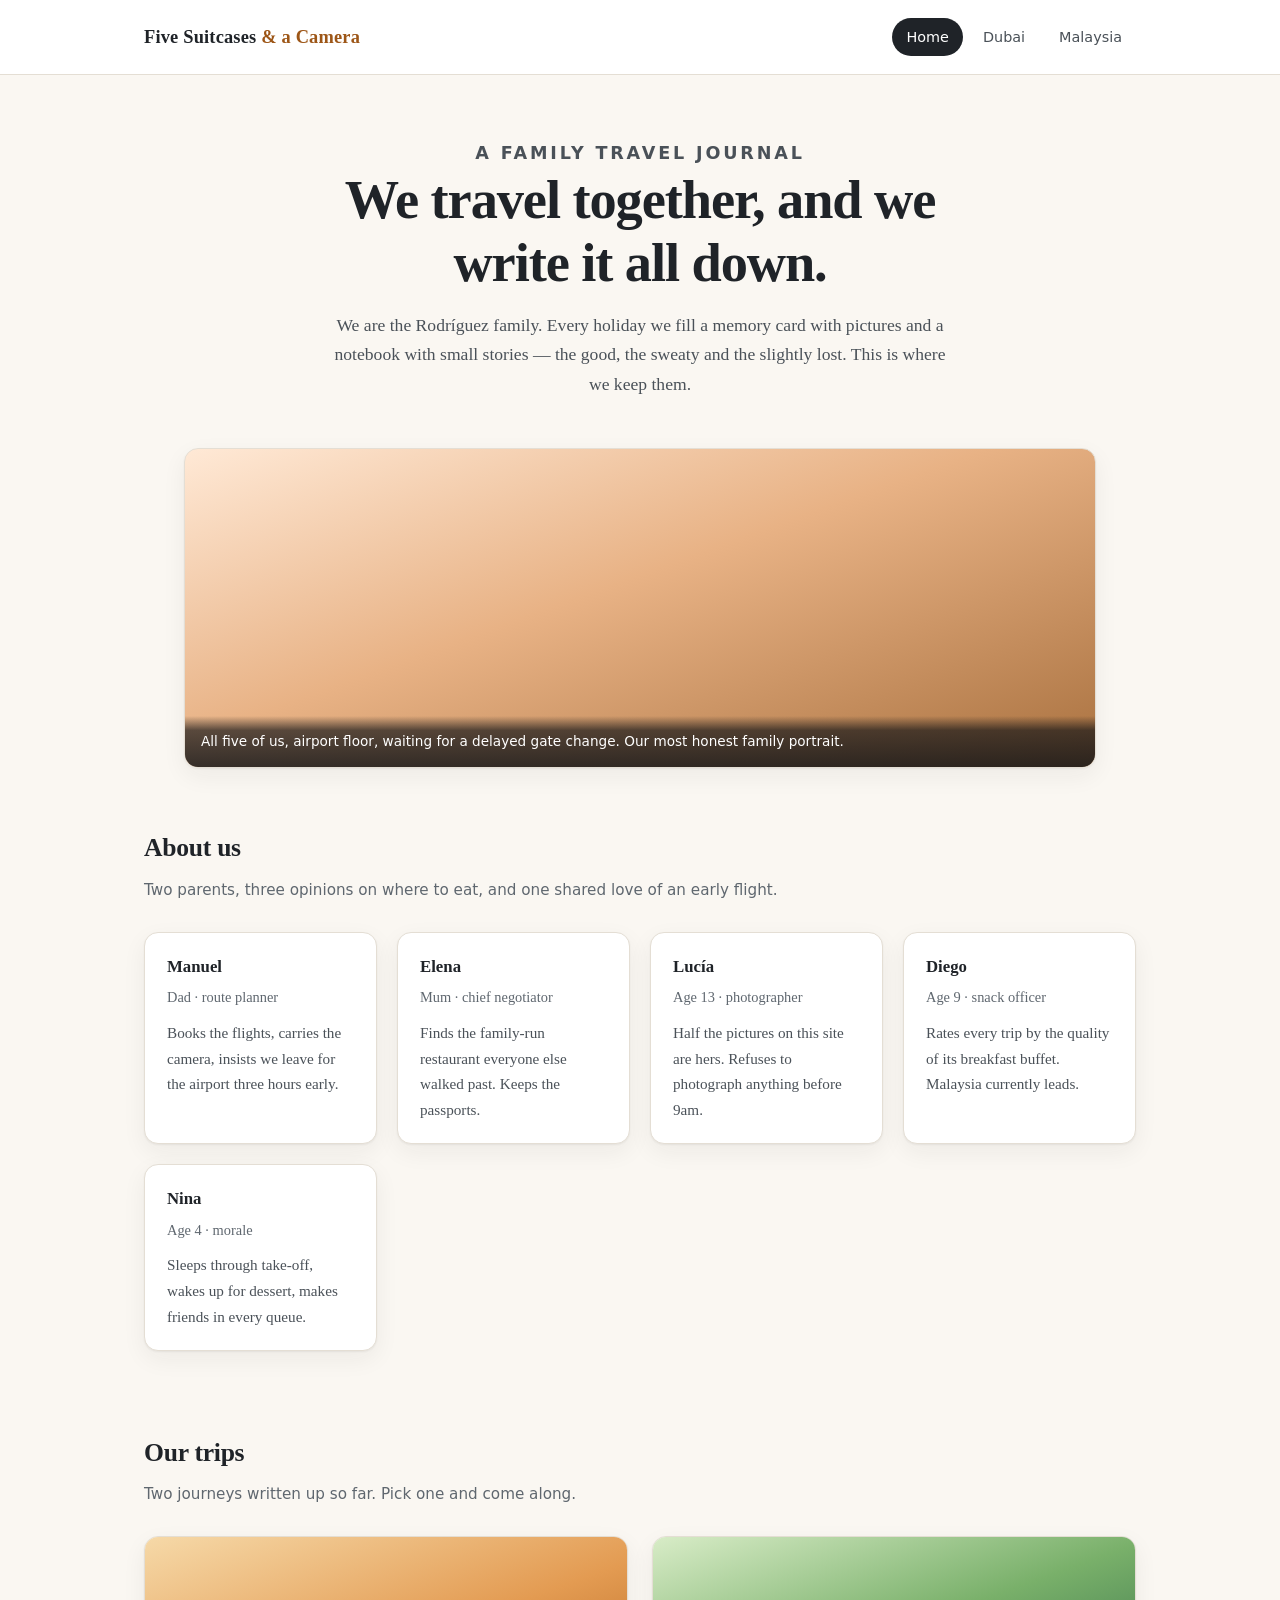
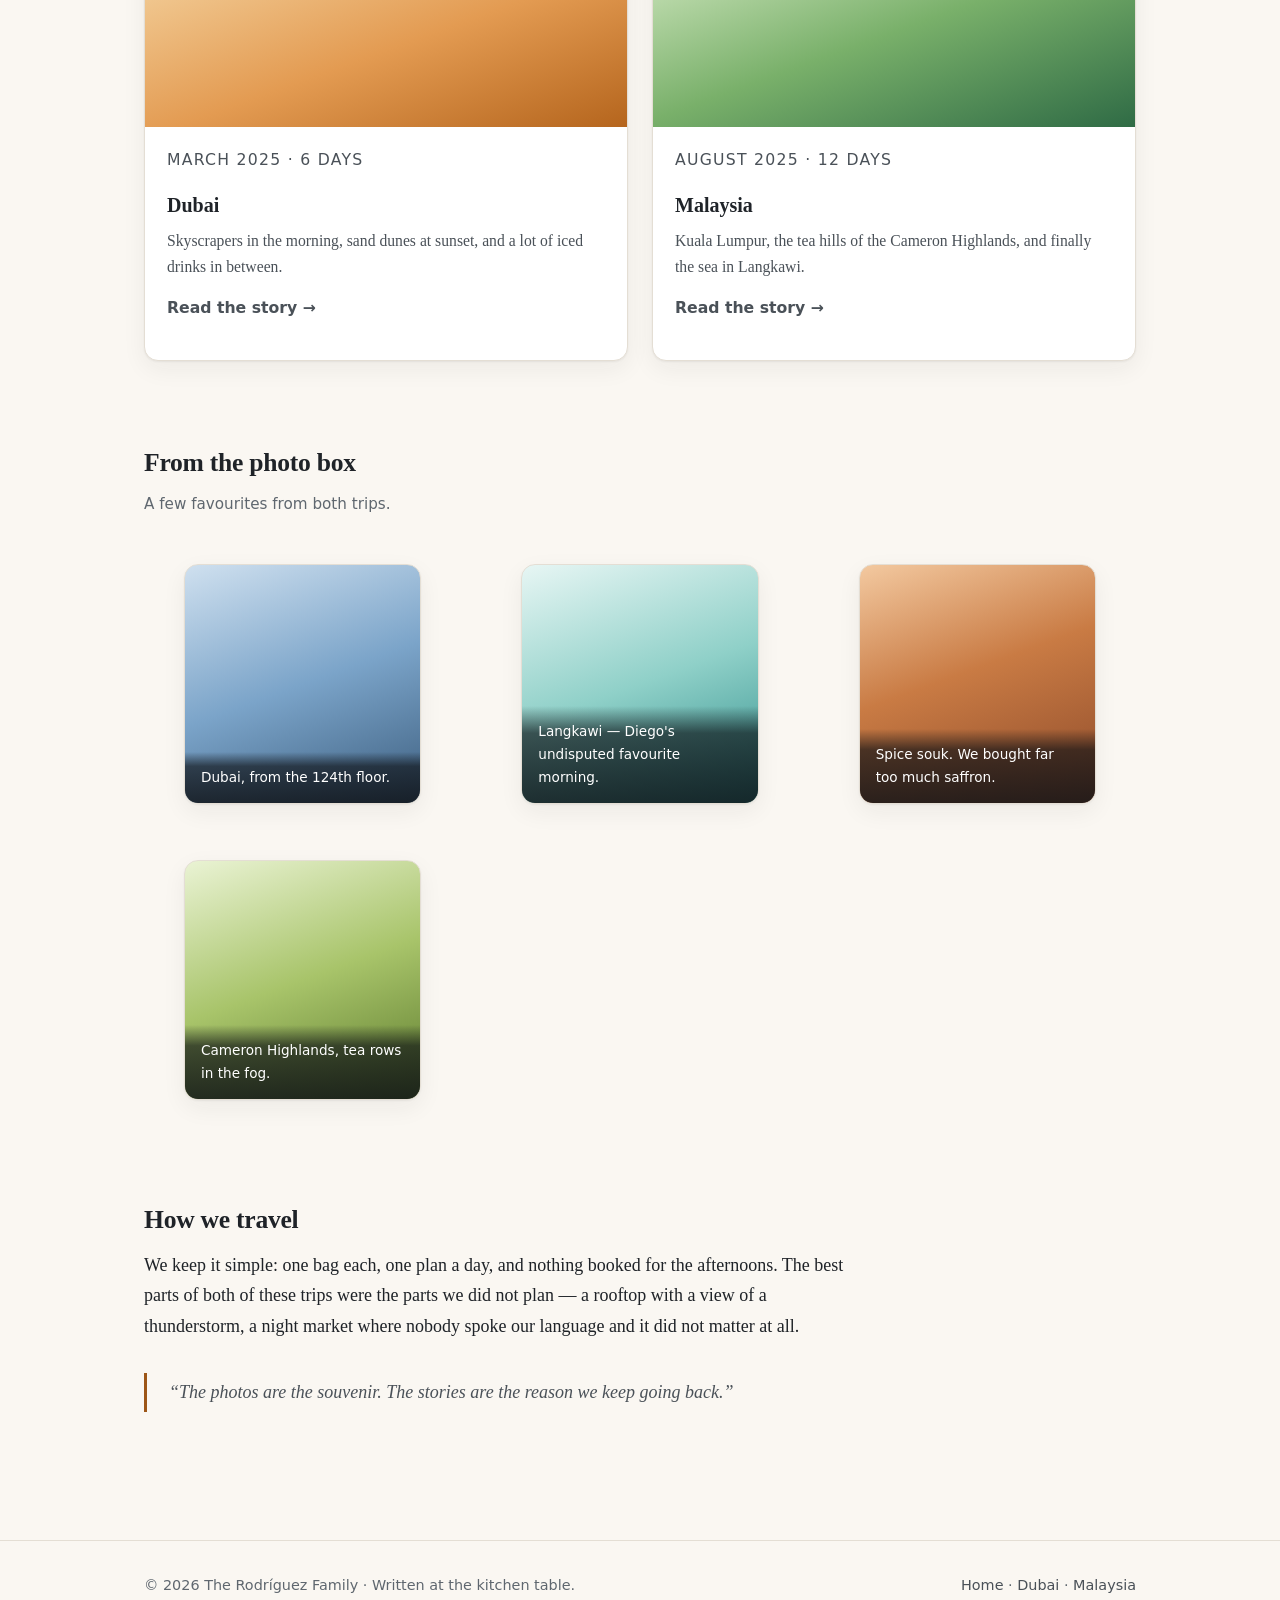
<file: index.html>
<!DOCTYPE html>
<html lang="en">
<head>
<meta charset="utf-8">
<meta name="viewport" content="width=device-width, initial-scale=1">
<title>The Rodríguez Family — Holiday Stories &amp; Pictures</title>
<meta name="description" content="Travel stories and pictures from the Rodríguez family holidays.">
<link rel="icon" href="data:image/svg+xml,<svg xmlns='http://www.w3.org/2000/svg' viewBox='0 0 32 32'><rect width='32' height='32' rx='7' fill='%239d5617'/><rect x='10' y='6' width='8' height='4' rx='1.5' fill='%23faf7f2'/><circle cx='16' cy='19' r='6' fill='none' stroke='%23faf7f2' stroke-width='3'/></svg>">
<meta property="og:type" content="website">
<meta property="og:site_name" content="Five Suitcases &amp; a Camera">
<meta property="og:title" content="Five Suitcases &amp; a Camera">
<meta property="og:description" content="Travel stories and pictures from the Rodríguez family holidays.">
<meta name="twitter:card" content="summary">
<link rel="stylesheet" href="style.css">
</head>
<body>

<header class="site-header">
  <div class="wrap">
    <a class="brand" href="index.html">Five Suitcases <span>&amp; a Camera</span></a>
    <nav class="nav">
      <a href="index.html" aria-current="page">Home</a>
      <a href="dubai.html">Dubai</a>
      <a href="malaysia.html">Malaysia</a>
    </nav>
  </div>
</header>

<main>

  <div class="wrap">
    <div class="hero">
      <p class="eyebrow">A family travel journal</p>
      <h1>We travel together, and we write it all down.</h1>
      <p>We are the Rodríguez family. Every holiday we fill a memory card with pictures
        and a notebook with small stories — the good, the sweaty and the slightly lost.
        This is where we keep them.</p>
    </div>
  </div>

  <div class="wrap">
    <figure class="photo g-family trip-hero flush">
      <figcaption>All five of us, airport floor, waiting for a delayed gate change. Our most honest family portrait.</figcaption>
    </figure>
  </div>

  <div class="wrap">
    <section>
      <h2>About us</h2>
      <p class="section-note">Two parents, three opinions on where to eat, and one shared love of an early flight.</p>
      <ul class="family">
        <li>
          <strong>Manuel</strong>
          <span>Dad · route planner</span>
          <p>Books the flights, carries the camera, insists we leave for the airport three hours early.</p>
        </li>
        <li>
          <strong>Elena</strong>
          <span>Mum · chief negotiator</span>
          <p>Finds the family-run restaurant everyone else walked past. Keeps the passports.</p>
        </li>
        <li>
          <strong>Lucía</strong>
          <span>Age 13 · photographer</span>
          <p>Half the pictures on this site are hers. Refuses to photograph anything before 9am.</p>
        </li>
        <li>
          <strong>Diego</strong>
          <span>Age 9 · snack officer</span>
          <p>Rates every trip by the quality of its breakfast buffet. Malaysia currently leads.</p>
        </li>
        <li>
          <strong>Nina</strong>
          <span>Age 4 · morale</span>
          <p>Sleeps through take-off, wakes up for dessert, makes friends in every queue.</p>
        </li>
      </ul>
    </section>

    <section>
      <h2>Our trips</h2>
      <p class="section-note">Two journeys written up so far. Pick one and come along.</p>
      <div class="cards">

        <a class="card" href="dubai.html">
          <div class="thumb g-desert"></div>
          <div class="card-body">
            <p class="meta">March 2025 · 6 days</p>
            <h3>Dubai</h3>
            <p>Skyscrapers in the morning, sand dunes at sunset, and a lot of iced drinks in between.</p>
            <p class="readmore">Read the story →</p>
          </div>
        </a>

        <a class="card" href="malaysia.html">
          <div class="thumb g-jungle"></div>
          <div class="card-body">
            <p class="meta">August 2025 · 12 days</p>
            <h3>Malaysia</h3>
            <p>Kuala Lumpur, the tea hills of the Cameron Highlands, and finally the sea in Langkawi.</p>
            <p class="readmore">Read the story →</p>
          </div>
        </a>

      </div>
    </section>

    <section>
      <h2>From the photo box</h2>
      <p class="section-note">A few favourites from both trips.</p>
      <div class="gallery">
        <figure class="photo g-skyline"><figcaption>Dubai, from the 124th floor.</figcaption></figure>
        <figure class="photo g-beach"><figcaption>Langkawi — Diego's undisputed favourite morning.</figcaption></figure>
        <figure class="photo g-souk"><figcaption>Spice souk. We bought far too much saffron.</figcaption></figure>
        <figure class="photo g-tea"><figcaption>Cameron Highlands, tea rows in the fog.</figcaption></figure>
      </div>
    </section>

    <section>
      <h2>How we travel</h2>
      <div class="article flush">
        <p>We keep it simple: one bag each, one plan a day, and nothing booked for the
          afternoons. The best parts of both of these trips were the parts we did not
          plan — a rooftop with a view of a thunderstorm, a night market where nobody
          spoke our language and it did not matter at all.</p>
        <blockquote>“The photos are the souvenir. The stories are the reason we keep going back.”</blockquote>
      </div>
    </section>
  </div>

</main>

<footer class="site-footer">
  <div class="wrap">
    <div>© 2026 The Rodríguez Family · Written at the kitchen table.</div>
    <div>
      <a href="index.html">Home</a> ·
      <a href="dubai.html">Dubai</a> ·
      <a href="malaysia.html">Malaysia</a>
    </div>
  </div>
</footer>

</body>
</html>
</file>
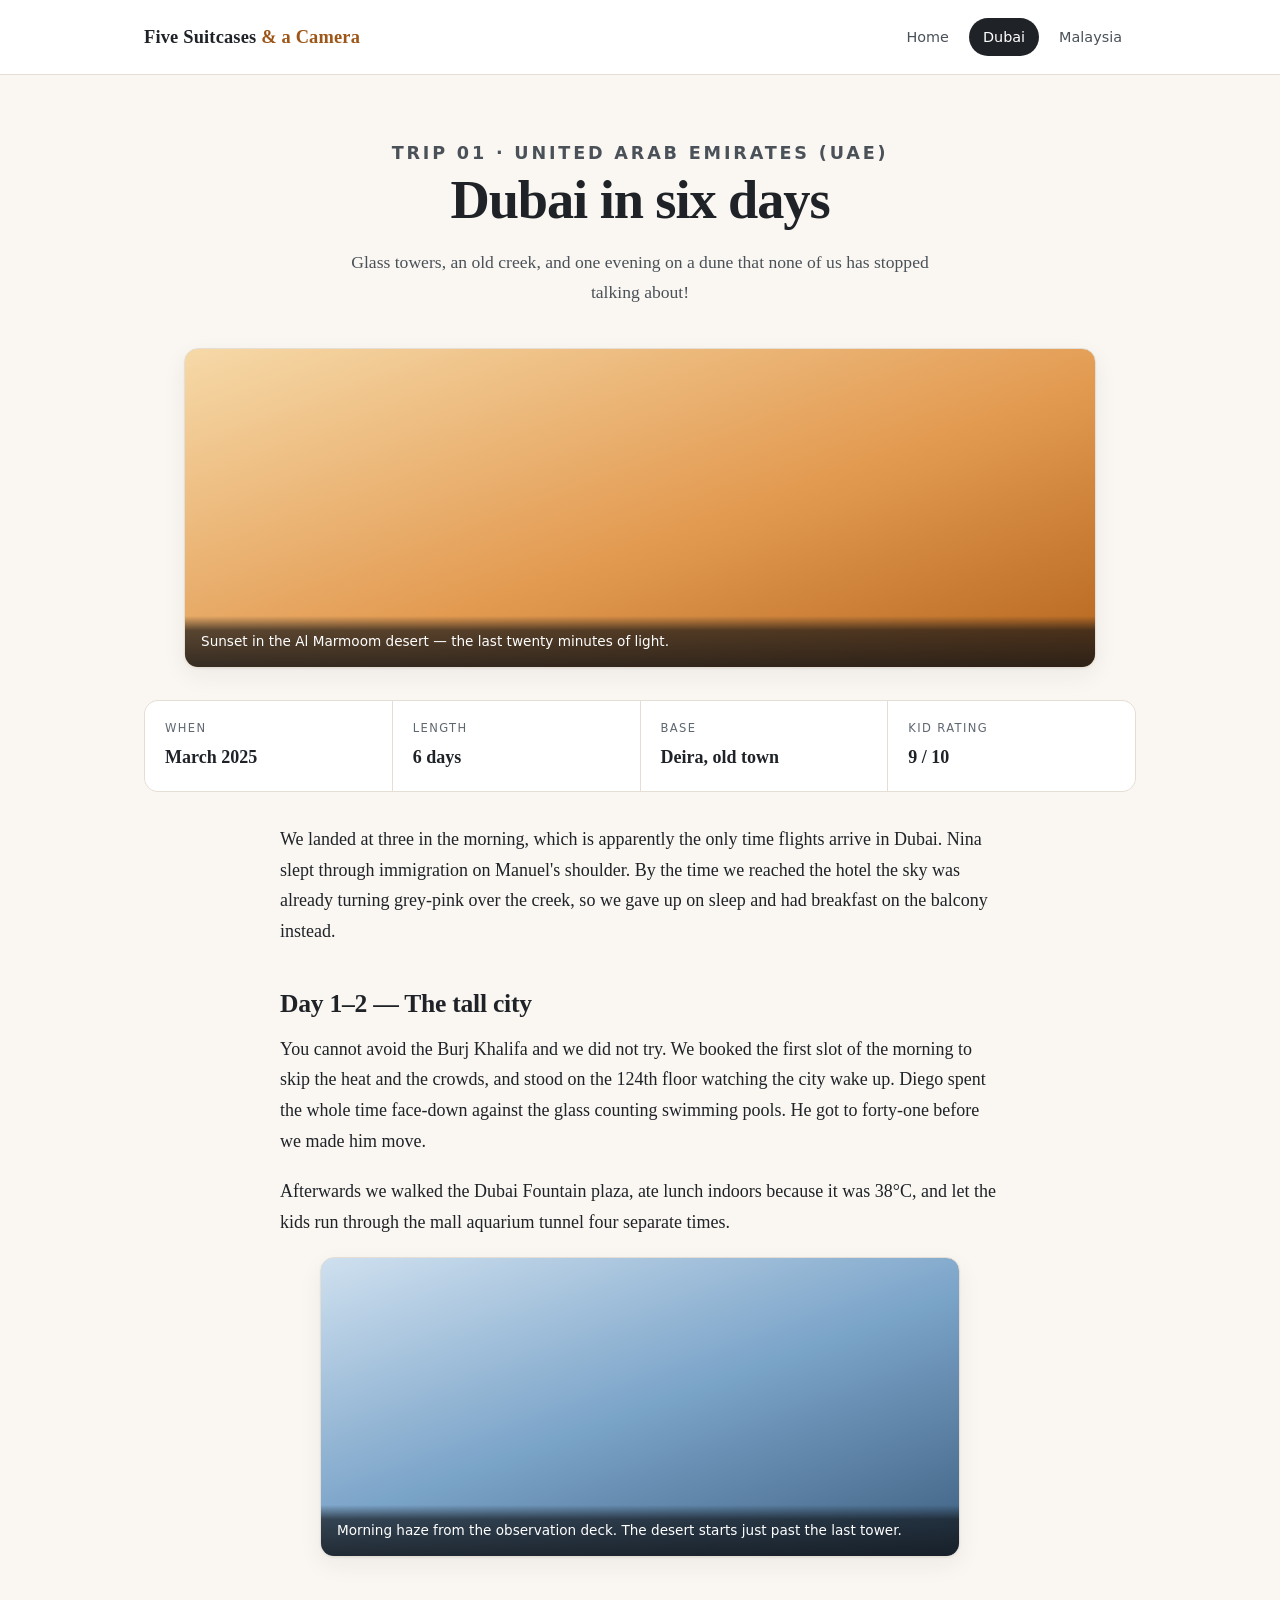
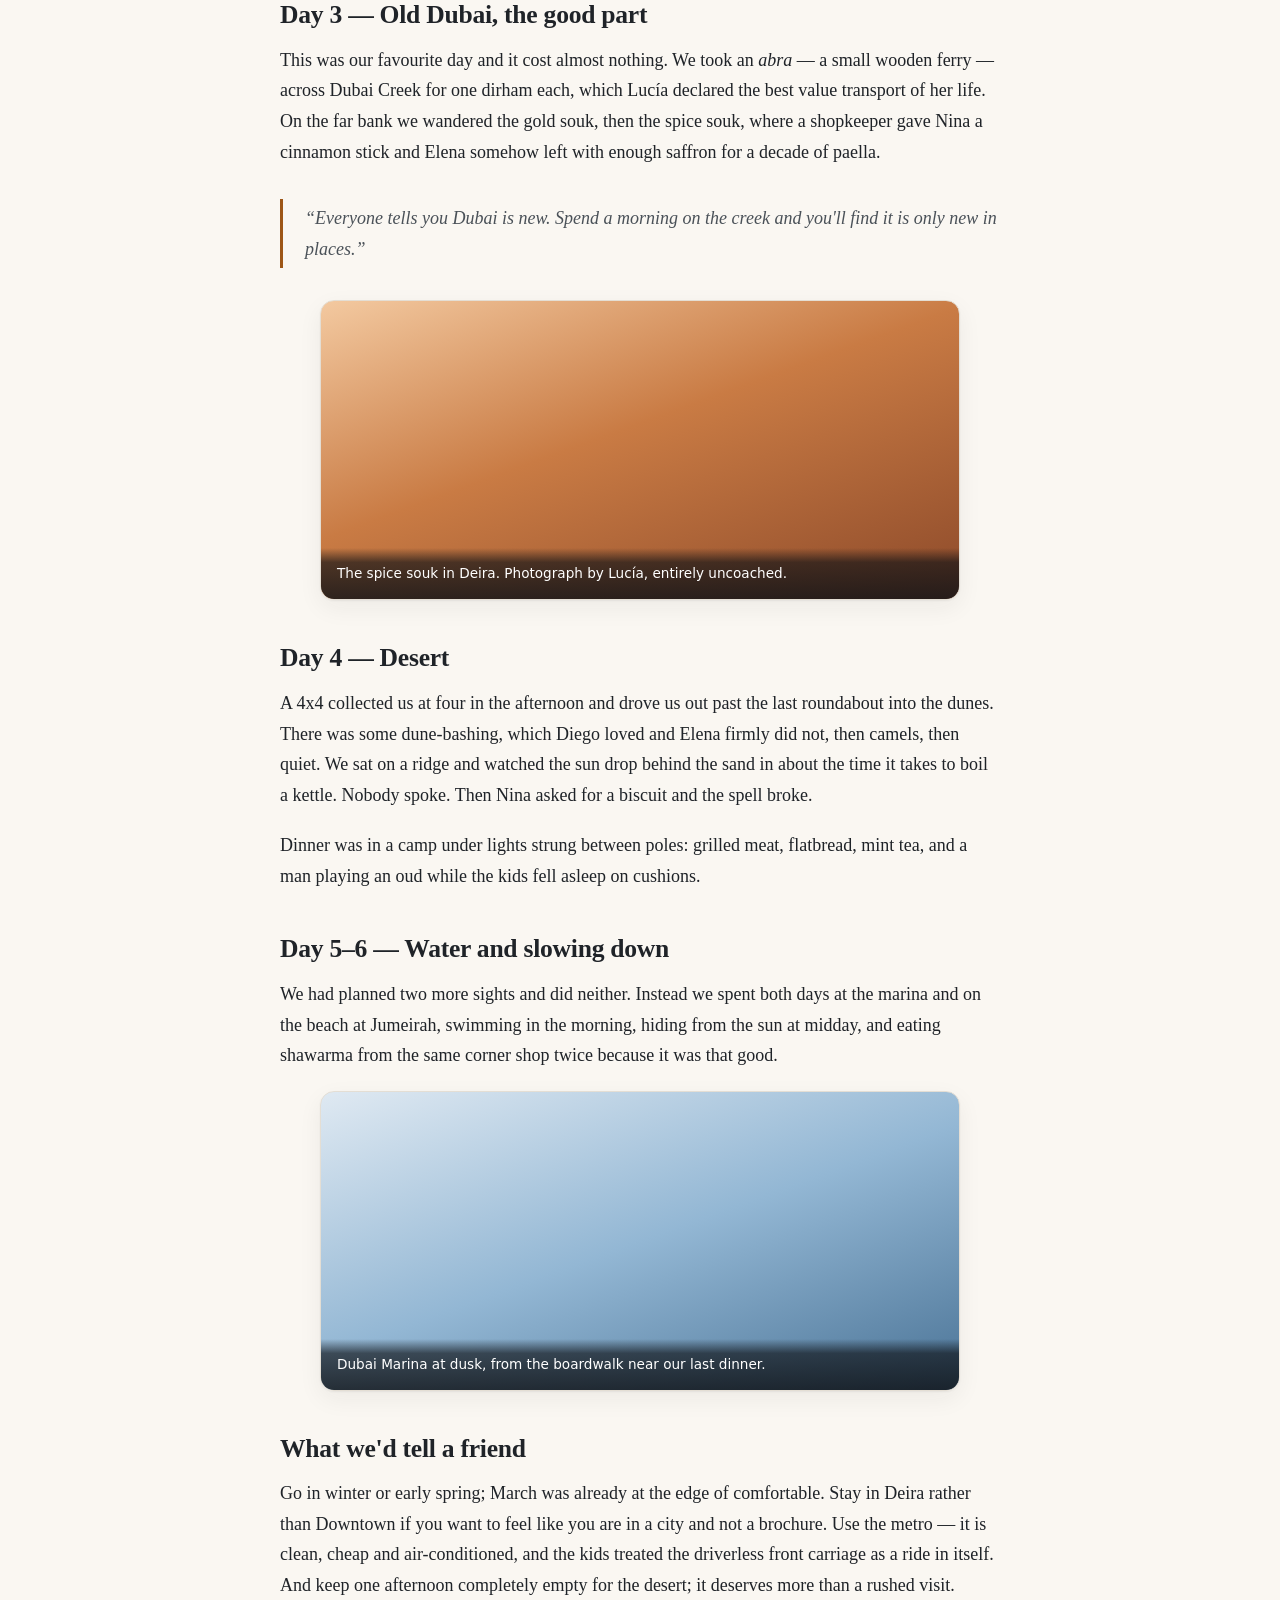
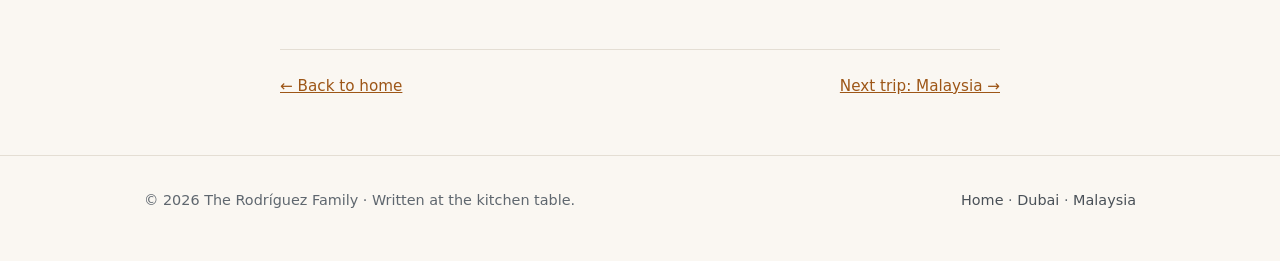
<file: dubai.html>
<!DOCTYPE html>
<html lang="en">
<head>
<meta charset="utf-8">
<meta name="viewport" content="width=device-width, initial-scale=1">
<title>Dubai, March 2025 — Five Suitcases &amp; a Camera</title>
<meta name="description" content="Six days in Dubai with three kids: skyscrapers, souks and a desert sunset.">
<link rel="icon" href="data:image/svg+xml,<svg xmlns='http://www.w3.org/2000/svg' viewBox='0 0 32 32'><rect width='32' height='32' rx='7' fill='%239d5617'/><rect x='10' y='6' width='8' height='4' rx='1.5' fill='%23faf7f2'/><circle cx='16' cy='19' r='6' fill='none' stroke='%23faf7f2' stroke-width='3'/></svg>">
<meta property="og:type" content="article">
<meta property="og:site_name" content="Five Suitcases &amp; a Camera">
<meta property="og:title" content="Dubai in six days">
<meta property="og:description" content="Six days in Dubai with three kids: skyscrapers, souks and a desert sunset.">
<meta name="twitter:card" content="summary">
<link rel="stylesheet" href="style.css">
</head>
<body>

<header class="site-header">
  <div class="wrap">
    <a class="brand" href="index.html">Five Suitcases <span>&amp; a Camera</span></a>
    <nav class="nav">
      <a href="index.html">Home</a>
      <a href="dubai.html" aria-current="page">Dubai</a>
      <a href="malaysia.html">Malaysia</a>
    </nav>
  </div>
</header>

<main>
  <div class="wrap">

    <div class="hero compact">
      <p class="eyebrow">Trip 01 · United Arab Emirates (UAE)</p>
      <h1>Dubai in six days</h1>
      <p>Glass towers, an old creek, and one evening on a dune that none of us has stopped talking about!</p>
    </div>

    <figure class="photo g-desert trip-hero">
      <figcaption>Sunset in the Al Marmoom desert — the last twenty minutes of light.</figcaption>
    </figure>

    <dl class="facts">
      <div><dt>When</dt><dd>March 2025</dd></div>
      <div><dt>Length</dt><dd>6 days</dd></div>
      <div><dt>Base</dt><dd>Deira, old town</dd></div>
      <div><dt>Kid rating</dt><dd>9 / 10</dd></div>
    </dl>

    <article class="article">

      <p>We landed at three in the morning, which is apparently the only time flights arrive
        in Dubai. Nina slept through immigration on Manuel's shoulder. By the time we reached
        the hotel the sky was already turning grey-pink over the creek, so we gave up on sleep
        and had breakfast on the balcony instead.</p>

      <h2>Day 1–2 — The tall city</h2>

      <p>You cannot avoid the Burj Khalifa and we did not try. We booked the first slot of the
        morning to skip the heat and the crowds, and stood on the 124th floor watching the city
        wake up. Diego spent the whole time face-down against the glass counting swimming pools.
        He got to forty-one before we made him move.</p>

      <p>Afterwards we walked the Dubai Fountain plaza, ate lunch indoors because it was 38°C,
        and let the kids run through the mall aquarium tunnel four separate times.</p>

      <figure class="photo g-skyline tall">
        <figcaption>Morning haze from the observation deck. The desert starts just past the last tower.</figcaption>
      </figure>

      <h2>Day 3 — Old Dubai, the good part</h2>

      <p>This was our favourite day and it cost almost nothing. We took an <em>abra</em> — a
        small wooden ferry — across Dubai Creek for one dirham each, which Lucía declared the
        best value transport of her life. On the far bank we wandered the gold souk, then the
        spice souk, where a shopkeeper gave Nina a cinnamon stick and Elena somehow left with
        enough saffron for a decade of paella.</p>

      <blockquote>“Everyone tells you Dubai is new. Spend a morning on the creek and you'll find
        it is only new in places.”</blockquote>

      <figure class="photo g-souk tall">
        <figcaption>The spice souk in Deira. Photograph by Lucía, entirely uncoached.</figcaption>
      </figure>

      <h2>Day 4 — Desert</h2>

      <p>A 4x4 collected us at four in the afternoon and drove us out past the last roundabout
        into the dunes. There was some dune-bashing, which Diego loved and Elena firmly did not,
        then camels, then quiet. We sat on a ridge and watched the sun drop behind the sand in
        about the time it takes to boil a kettle. Nobody spoke. Then Nina asked for a biscuit
        and the spell broke.</p>

      <p>Dinner was in a camp under lights strung between poles: grilled meat, flatbread, mint
        tea, and a man playing an oud while the kids fell asleep on cushions.</p>

      <h2>Day 5–6 — Water and slowing down</h2>

      <p>We had planned two more sights and did neither. Instead we spent both days at the marina
        and on the beach at Jumeirah, swimming in the morning, hiding from the sun at midday, and
        eating shawarma from the same corner shop twice because it was that good.</p>

      <figure class="photo g-marina tall">
        <figcaption>Dubai Marina at dusk, from the boardwalk near our last dinner.</figcaption>
      </figure>

      <h2>What we'd tell a friend</h2>

      <p>Go in winter or early spring; March was already at the edge of comfortable. Stay in Deira
        rather than Downtown if you want to feel like you are in a city and not a brochure. Use
        the metro — it is clean, cheap and air-conditioned, and the kids treated the driverless
        front carriage as a ride in itself. And keep one afternoon completely empty for the desert;
        it deserves more than a rushed visit.</p>

      <div class="next-prev">
        <a href="index.html">← Back to home</a>
        <a href="malaysia.html">Next trip: Malaysia →</a>
      </div>

    </article>
  </div>
</main>

<footer class="site-footer">
  <div class="wrap">
    <div>© 2026 The Rodríguez Family · Written at the kitchen table.</div>
    <div>
      <a href="index.html">Home</a> ·
      <a href="dubai.html">Dubai</a> ·
      <a href="malaysia.html">Malaysia</a>
    </div>
  </div>
</footer>

</body>
</html>
</file>
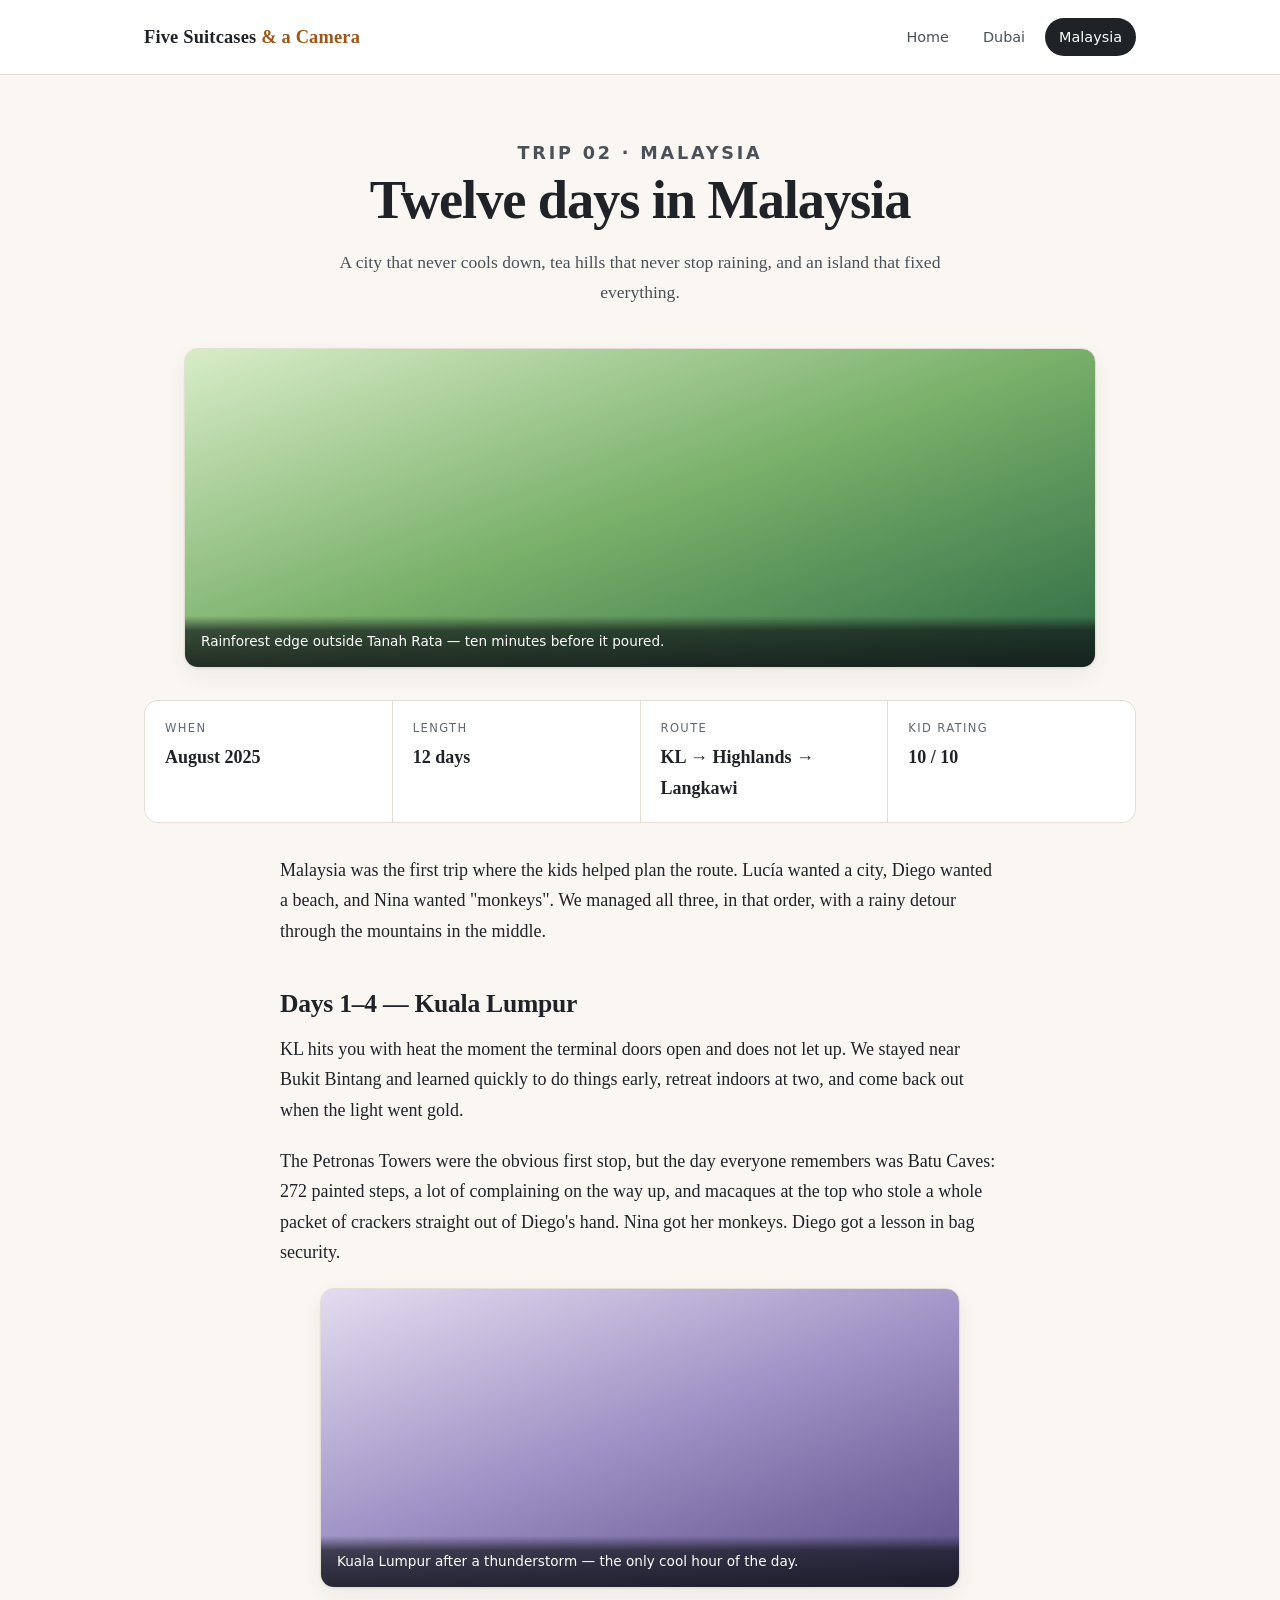
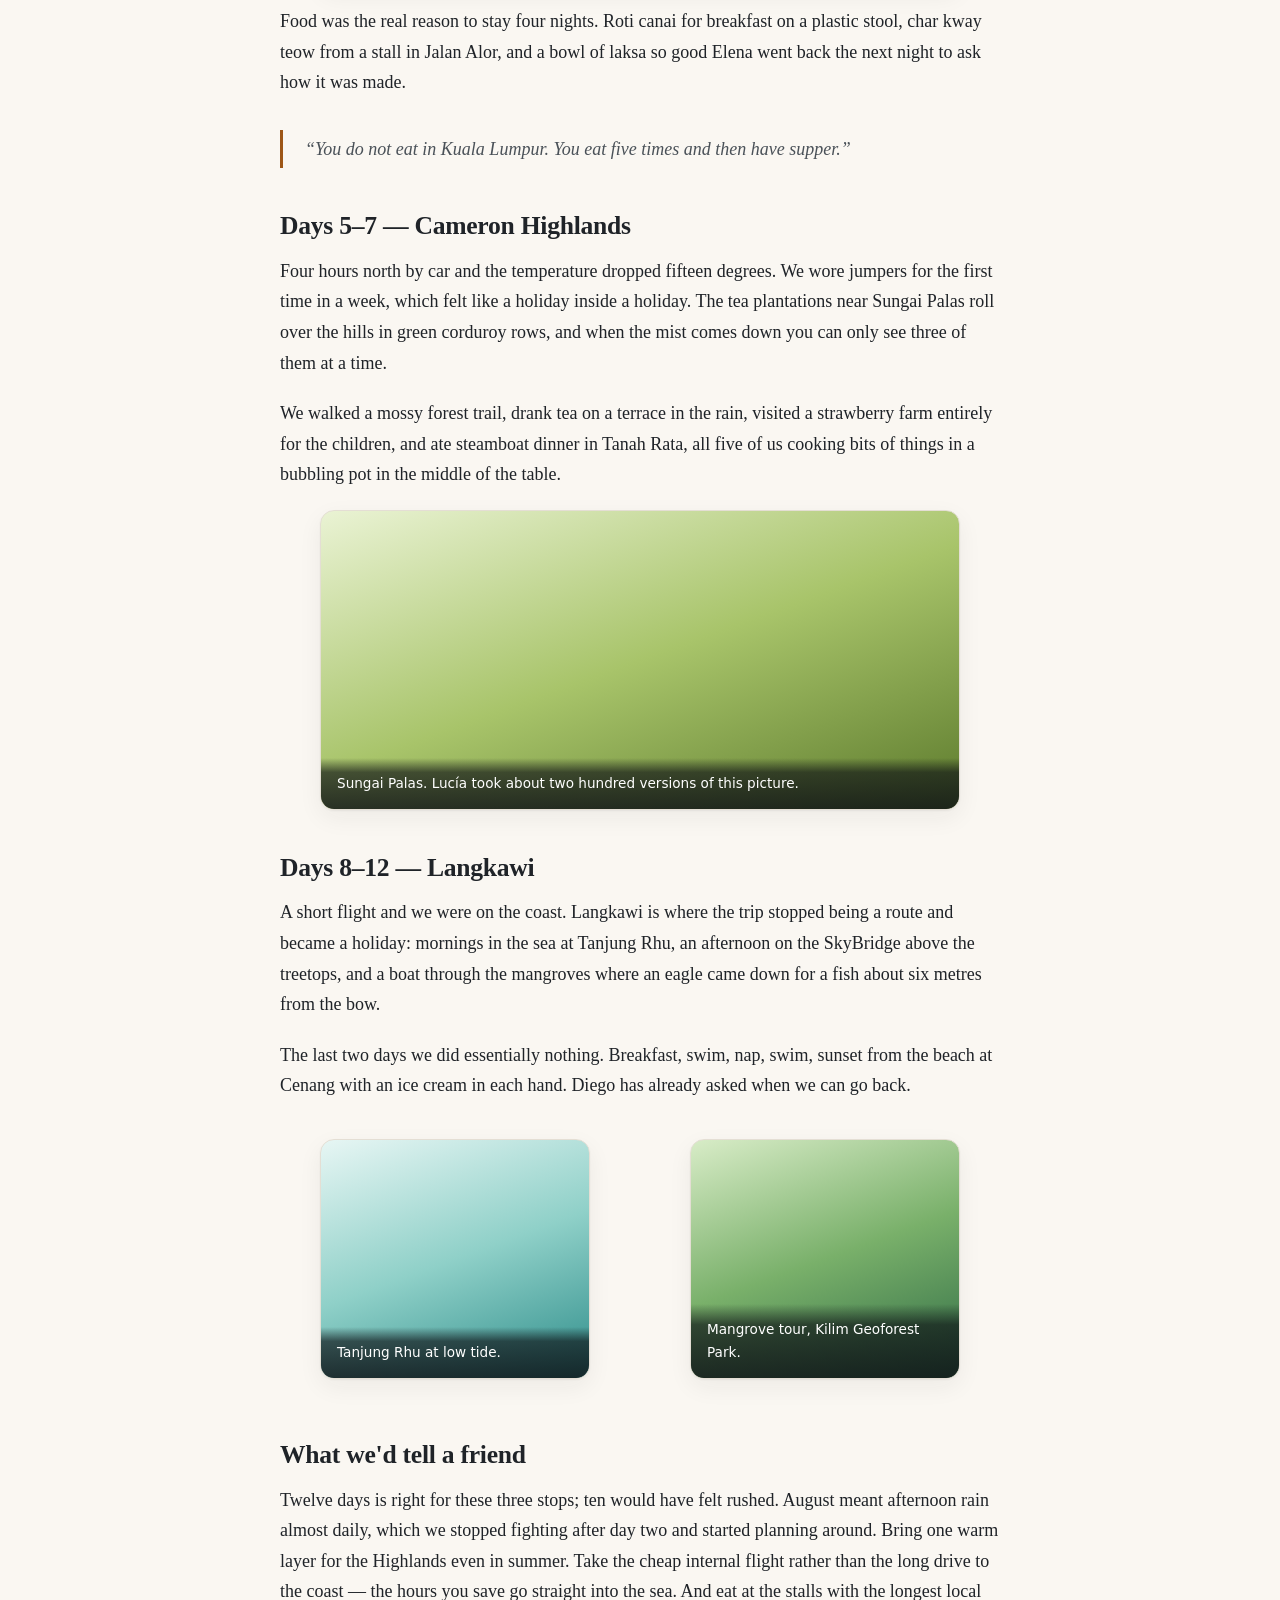
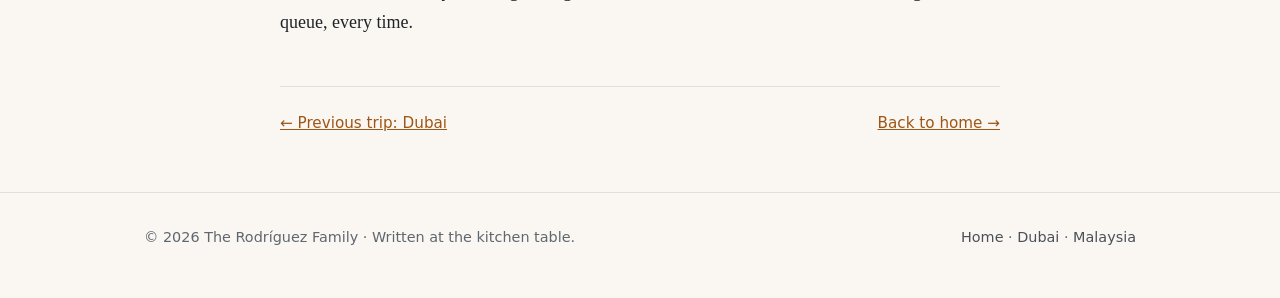
<file: malaysia.html>
<!DOCTYPE html>
<html lang="en">
<head>
<meta charset="utf-8">
<meta name="viewport" content="width=device-width, initial-scale=1">
<title>Malaysia, August 2025 — Five Suitcases &amp; a Camera</title>
<meta name="description" content="Twelve days in Malaysia: Kuala Lumpur, the Cameron Highlands and Langkawi.">
<link rel="icon" href="data:image/svg+xml,<svg xmlns='http://www.w3.org/2000/svg' viewBox='0 0 32 32'><rect width='32' height='32' rx='7' fill='%239d5617'/><rect x='10' y='6' width='8' height='4' rx='1.5' fill='%23faf7f2'/><circle cx='16' cy='19' r='6' fill='none' stroke='%23faf7f2' stroke-width='3'/></svg>">
<meta property="og:type" content="article">
<meta property="og:site_name" content="Five Suitcases &amp; a Camera">
<meta property="og:title" content="Twelve days in Malaysia">
<meta property="og:description" content="Twelve days in Malaysia: Kuala Lumpur, the Cameron Highlands and Langkawi.">
<meta name="twitter:card" content="summary">
<link rel="stylesheet" href="style.css">
</head>
<body>

<header class="site-header">
  <div class="wrap">
    <a class="brand" href="index.html">Five Suitcases <span>&amp; a Camera</span></a>
    <nav class="nav">
      <a href="index.html">Home</a>
      <a href="dubai.html">Dubai</a>
      <a href="malaysia.html" aria-current="page">Malaysia</a>
    </nav>
  </div>
</header>

<main>
  <div class="wrap">

    <div class="hero compact">
      <p class="eyebrow">Trip 02 · Malaysia</p>
      <h1>Twelve days in Malaysia</h1>
      <p>A city that never cools down, tea hills that never stop raining, and an island that fixed everything.</p>
    </div>

    <figure class="photo g-jungle trip-hero">
      <figcaption>Rainforest edge outside Tanah Rata — ten minutes before it poured.</figcaption>
    </figure>

    <dl class="facts">
      <div><dt>When</dt><dd>August 2025</dd></div>
      <div><dt>Length</dt><dd>12 days</dd></div>
      <div><dt>Route</dt><dd>KL → Highlands → Langkawi</dd></div>
      <div><dt>Kid rating</dt><dd>10 / 10</dd></div>
    </dl>

    <article class="article">

      <p>Malaysia was the first trip where the kids helped plan the route. Lucía wanted a city,
        Diego wanted a beach, and Nina wanted "monkeys". We managed all three, in that order,
        with a rainy detour through the mountains in the middle.</p>

      <h2>Days 1–4 — Kuala Lumpur</h2>

      <p>KL hits you with heat the moment the terminal doors open and does not let up. We stayed
        near Bukit Bintang and learned quickly to do things early, retreat indoors at two, and
        come back out when the light went gold.</p>

      <p>The Petronas Towers were the obvious first stop, but the day everyone remembers was
        Batu Caves: 272 painted steps, a lot of complaining on the way up, and macaques at the
        top who stole a whole packet of crackers straight out of Diego's hand. Nina got her
        monkeys. Diego got a lesson in bag security.</p>

      <figure class="photo g-city tall">
        <figcaption>Kuala Lumpur after a thunderstorm — the only cool hour of the day.</figcaption>
      </figure>

      <p>Food was the real reason to stay four nights. Roti canai for breakfast on a plastic stool,
        char kway teow from a stall in Jalan Alor, and a bowl of laksa so good Elena went back the
        next night to ask how it was made.</p>

      <blockquote>“You do not eat in Kuala Lumpur. You eat five times and then have supper.”</blockquote>

      <h2>Days 5–7 — Cameron Highlands</h2>

      <p>Four hours north by car and the temperature dropped fifteen degrees. We wore jumpers for
        the first time in a week, which felt like a holiday inside a holiday. The tea plantations
        near Sungai Palas roll over the hills in green corduroy rows, and when the mist comes
        down you can only see three of them at a time.</p>

      <p>We walked a mossy forest trail, drank tea on a terrace in the rain, visited a strawberry
        farm entirely for the children, and ate steamboat dinner in Tanah Rata, all five of us
        cooking bits of things in a bubbling pot in the middle of the table.</p>

      <figure class="photo g-tea tall">
        <figcaption>Sungai Palas. Lucía took about two hundred versions of this picture.</figcaption>
      </figure>

      <h2>Days 8–12 — Langkawi</h2>

      <p>A short flight and we were on the coast. Langkawi is where the trip stopped being a
        route and became a holiday: mornings in the sea at Tanjung Rhu, an afternoon on the
        SkyBridge above the treetops, and a boat through the mangroves where an eagle came down
        for a fish about six metres from the bow.</p>

      <p>The last two days we did essentially nothing. Breakfast, swim, nap, swim, sunset from the
        beach at Cenang with an ice cream in each hand. Diego has already asked when we can go back.</p>

      <div class="gallery spaced">
        <figure class="photo g-beach"><figcaption>Tanjung Rhu at low tide.</figcaption></figure>
        <figure class="photo g-jungle"><figcaption>Mangrove tour, Kilim Geoforest Park.</figcaption></figure>
      </div>

      <h2>What we'd tell a friend</h2>

      <p>Twelve days is right for these three stops; ten would have felt rushed. August meant
        afternoon rain almost daily, which we stopped fighting after day two and started planning
        around. Bring one warm layer for the Highlands even in summer. Take the cheap internal
        flight rather than the long drive to the coast — the hours you save go straight into the
        sea. And eat at the stalls with the longest local queue, every time.</p>

      <div class="next-prev">
        <a href="dubai.html">← Previous trip: Dubai</a>
        <a href="index.html">Back to home →</a>
      </div>

    </article>
  </div>
</main>

<footer class="site-footer">
  <div class="wrap">
    <div>© 2026 The Rodríguez Family · Written at the kitchen table.</div>
    <div>
      <a href="index.html">Home</a> ·
      <a href="dubai.html">Dubai</a> ·
      <a href="malaysia.html">Malaysia</a>
    </div>
  </div>
</footer>

</body>
</html>
</file>
<file: style.css>
/* ==========================================================
   Family Holidays Blog — shared stylesheet
   Light background, dark text
   ========================================================== */

:root {
  color-scheme: light;

  --bg: #faf7f2;
  --surface: #ffffff;
  --ink: #1f2328;
  --ink-soft: #4a5158;
  --ink-faint: #5f676f;   /* 5.4:1 on --bg — AA for normal text */
  --line: #e4ded4;
  --accent: #9d5617;      /* 5.2:1 on --bg, 5.6:1 on --surface */
  --accent-soft: #f4e7d8;
  --shadow: 0 1px 2px rgba(31, 35, 40, .06), 0 8px 24px rgba(31, 35, 40, .06);
  --radius: 14px;
  --wrap: 1040px;
}

* { box-sizing: border-box; }

body {
  margin: 0;
  background: var(--bg);
  color: var(--ink);
  font-family: "Iowan Old Style", "Palatino Linotype", Palatino, Georgia, serif;
  font-size: 18px;
  line-height: 1.7;
  -webkit-font-smoothing: antialiased;
}

img { max-width: 100%; display: block; }

a { color: var(--accent); }
a:hover { color: var(--ink); }

.wrap {
  width: 100%;
  max-width: var(--wrap);
  margin: 0 auto;
  padding: 0 24px;
}

/* ---------- Header / nav ---------- */

.site-header {
  border-bottom: 1px solid var(--line);
  background: var(--surface);
  position: sticky;
  top: 0;
  z-index: 10;
}

.site-header .wrap {
  display: flex;
  flex-wrap: wrap;
  align-items: center;
  justify-content: space-between;
  gap: 12px;
  padding-top: 18px;
  padding-bottom: 18px;
}

.brand {
  font-size: 1.15rem;
  font-weight: 700;
  letter-spacing: .01em;
  color: var(--ink);
  text-decoration: none;
}
.brand span { color: var(--accent); }

.nav {
  display: flex;
  gap: 6px;
  flex-wrap: wrap;
  font-family: system-ui, -apple-system, "Segoe UI", sans-serif;
  font-size: .9rem;
}

.nav a {
  color: var(--ink-soft);
  text-decoration: none;
  padding: 7px 14px;
  border-radius: 999px;
}
.nav a:hover { background: var(--accent-soft); color: var(--ink); }
.nav a[aria-current="page"] { background: var(--ink); color: #fff; }

/* The sticky bar wraps to two rows on narrow screens; keep it shallow there. */
@media (max-width: 560px) {
  .site-header .wrap {
    padding-top: 11px;
    padding-bottom: 11px;
  }
  .nav a { padding: 5px 12px; }
}

/* ---------- Hero ---------- */

.hero {
  padding: 64px 0 48px;
  text-align: center;
}

.hero.compact { padding-bottom: 8px; }

.hero h1 {
  font-size: clamp(2.1rem, 5vw, 3.4rem);
  line-height: 1.15;
  max-width: 24ch;
  margin: 0 auto 16px;
  letter-spacing: -.02em;
}

.hero p {
  margin: 0 auto;
  max-width: 620px;
  font-size: 1.1rem;
  color: var(--ink-soft);
}

.eyebrow {
  font-family: system-ui, -apple-system, "Segoe UI", sans-serif;
  font-size: .75rem;
  font-weight: 600;
  letter-spacing: .16em;
  text-transform: uppercase;
  color: var(--accent);
  margin: 0 0 14px;
}

/* ---------- Sections ---------- */

section { padding: 40px 0; }

h2 {
  font-size: 1.6rem;
  margin: 0 0 8px;
  letter-spacing: -.01em;
}

.section-note {
  color: var(--ink-faint);
  margin: 0 0 28px;
  font-family: system-ui, -apple-system, "Segoe UI", sans-serif;
  font-size: .95rem;
}

/* ---------- Cards ---------- */

.cards {
  display: grid;
  grid-template-columns: repeat(auto-fit, minmax(280px, 1fr));
  gap: 24px;
}

.card {
  background: var(--surface);
  border: 1px solid var(--line);
  border-radius: var(--radius);
  box-shadow: var(--shadow);
  overflow: hidden;
  display: flex;
  flex-direction: column;
  text-decoration: none;
  color: inherit;
}

.card:hover {
  box-shadow: 0 2px 4px rgba(31,35,40,.08), 0 16px 36px rgba(31,35,40,.12);
}

/* Lift + animate only for readers who have not asked for less motion. */
@media (prefers-reduced-motion: no-preference) {
  .card { transition: transform .18s ease, box-shadow .18s ease; }
  .card:hover { transform: translateY(-3px); }
}

.card .thumb { height: 190px; }

.card-body { padding: 20px 22px 24px; }

.card-body h3 {
  margin: 0 0 6px;
  font-size: 1.25rem;
}

.card-body p {
  margin: 0 0 14px;
  color: var(--ink-soft);
  font-size: .98rem;
}

.meta {
  font-family: system-ui, -apple-system, "Segoe UI", sans-serif;
  font-size: .78rem;
  letter-spacing: .08em;
  text-transform: uppercase;
  color: var(--ink-faint);
}

.readmore {
  font-family: system-ui, -apple-system, "Segoe UI", sans-serif;
  font-size: .9rem;
  font-weight: 600;
  color: var(--accent);
}

/* ---------- Photo placeholders (pure CSS, no external files) ---------- */

.photo {
  border-radius: var(--radius);
  border: 1px solid var(--line);
  box-shadow: var(--shadow);
  position: relative;
  overflow: hidden;
  display: flex;
  align-items: flex-end;
  min-height: 220px;
}

.photo.tall { min-height: 300px; }

.photo figcaption {
  font-family: system-ui, -apple-system, "Segoe UI", sans-serif;
  font-size: .85rem;
  color: #fff;
  padding: 14px 16px;
  width: 100%;
  /* Solid floor under the text so a second caption line stays legible. */
  background: linear-gradient(to top,
    rgba(15,18,22,.82),
    rgba(15,18,22,.66) 72%,
    rgba(15,18,22,0));
}

.g-desert  { background: linear-gradient(160deg, #f6d9a8, #e39b52 55%, #b5651d); }
.g-skyline { background: linear-gradient(160deg, #cfe0ef, #7ba4c9 50%, #3d5f80); }
.g-souk    { background: linear-gradient(160deg, #f3c9a0, #c97b44 45%, #8d4a2a); }
.g-marina  { background: linear-gradient(160deg, #dfe9f2, #93b7d4 50%, #4a7396); }
.g-jungle  { background: linear-gradient(160deg, #d8ecc7, #79b06a 50%, #2f6b45); }
.g-beach   { background: linear-gradient(160deg, #e7f6f4, #8fd0c8 50%, #2e8d8a); }
.g-city    { background: linear-gradient(160deg, #e3dcef, #9d90c4 50%, #5a4c86); }
.g-tea     { background: linear-gradient(160deg, #eaf3d4, #a8c46a 50%, #5c7a2c); }
.g-family  { background: linear-gradient(160deg, #ffe9d6, #e8b285 45%, #a9713f); }

/* ---------- Photo grid ---------- */

.gallery {
  display: grid;
  grid-template-columns: repeat(auto-fit, minmax(240px, 1fr));
  gap: 20px;
}
.gallery.spaced { margin-top: 8px; }
.gallery .photo { min-height: 240px; }

/* ---------- Article layout ---------- */

.trip-hero {
  min-height: 320px;
  margin-top: 32px;
}
.trip-hero.flush { margin-top: 0; }

.article {
  max-width: 720px;
  margin: 0 auto;
}
.article.flush { margin: 0; }

.article p { margin: 0 0 20px; }

.article h2 { margin-top: 36px; }

.article blockquote {
  margin: 32px 0;
  padding: 4px 0 4px 22px;
  border-left: 3px solid var(--accent);
  color: var(--ink-soft);
  font-style: italic;
}

.facts {
  display: grid;
  grid-template-columns: repeat(auto-fit, minmax(150px, 1fr));
  gap: 1px;
  background: var(--line);
  border: 1px solid var(--line);
  border-radius: var(--radius);
  overflow: hidden;
  margin: 32px 0;
}

.facts div {
  background: var(--surface);
  padding: 18px 20px;
}

.facts dt {
  font-family: system-ui, -apple-system, "Segoe UI", sans-serif;
  font-size: .72rem;
  letter-spacing: .12em;
  text-transform: uppercase;
  color: var(--ink-faint);
  margin-bottom: 4px;
}

.facts dd {
  margin: 0;
  font-weight: 700;
}

/* ---------- Family info list ---------- */

.family {
  display: grid;
  grid-template-columns: repeat(auto-fit, minmax(220px, 1fr));
  gap: 20px;
  list-style: none;
  padding: 0;
  margin: 0;
}

.family li {
  background: var(--surface);
  border: 1px solid var(--line);
  border-radius: var(--radius);
  padding: 20px 22px;
  box-shadow: var(--shadow);
}

.family strong { display: block; font-size: 1.05rem; }
.family span { color: var(--ink-faint); font-size: .9rem; }
.family p { margin: 8px 0 0; font-size: .95rem; color: var(--ink-soft); }

/* ---------- Footer ---------- */

.site-footer {
  border-top: 1px solid var(--line);
  margin-top: 56px;
  padding: 32px 0 48px;
  color: var(--ink-faint);
  font-family: system-ui, -apple-system, "Segoe UI", sans-serif;
  font-size: .9rem;
}

.site-footer .wrap {
  display: flex;
  flex-wrap: wrap;
  gap: 12px;
  justify-content: space-between;
}

.site-footer a { color: var(--ink-soft); text-decoration: none; }
.site-footer a:hover { color: var(--accent); }

.next-prev {
  display: flex;
  flex-wrap: wrap;
  gap: 16px;
  justify-content: space-between;
  border-top: 1px solid var(--line);
  margin-top: 48px;
  padding-top: 24px;
  font-family: system-ui, -apple-system, "Segoe UI", sans-serif;
  font-size: .95rem;
}
</file>
